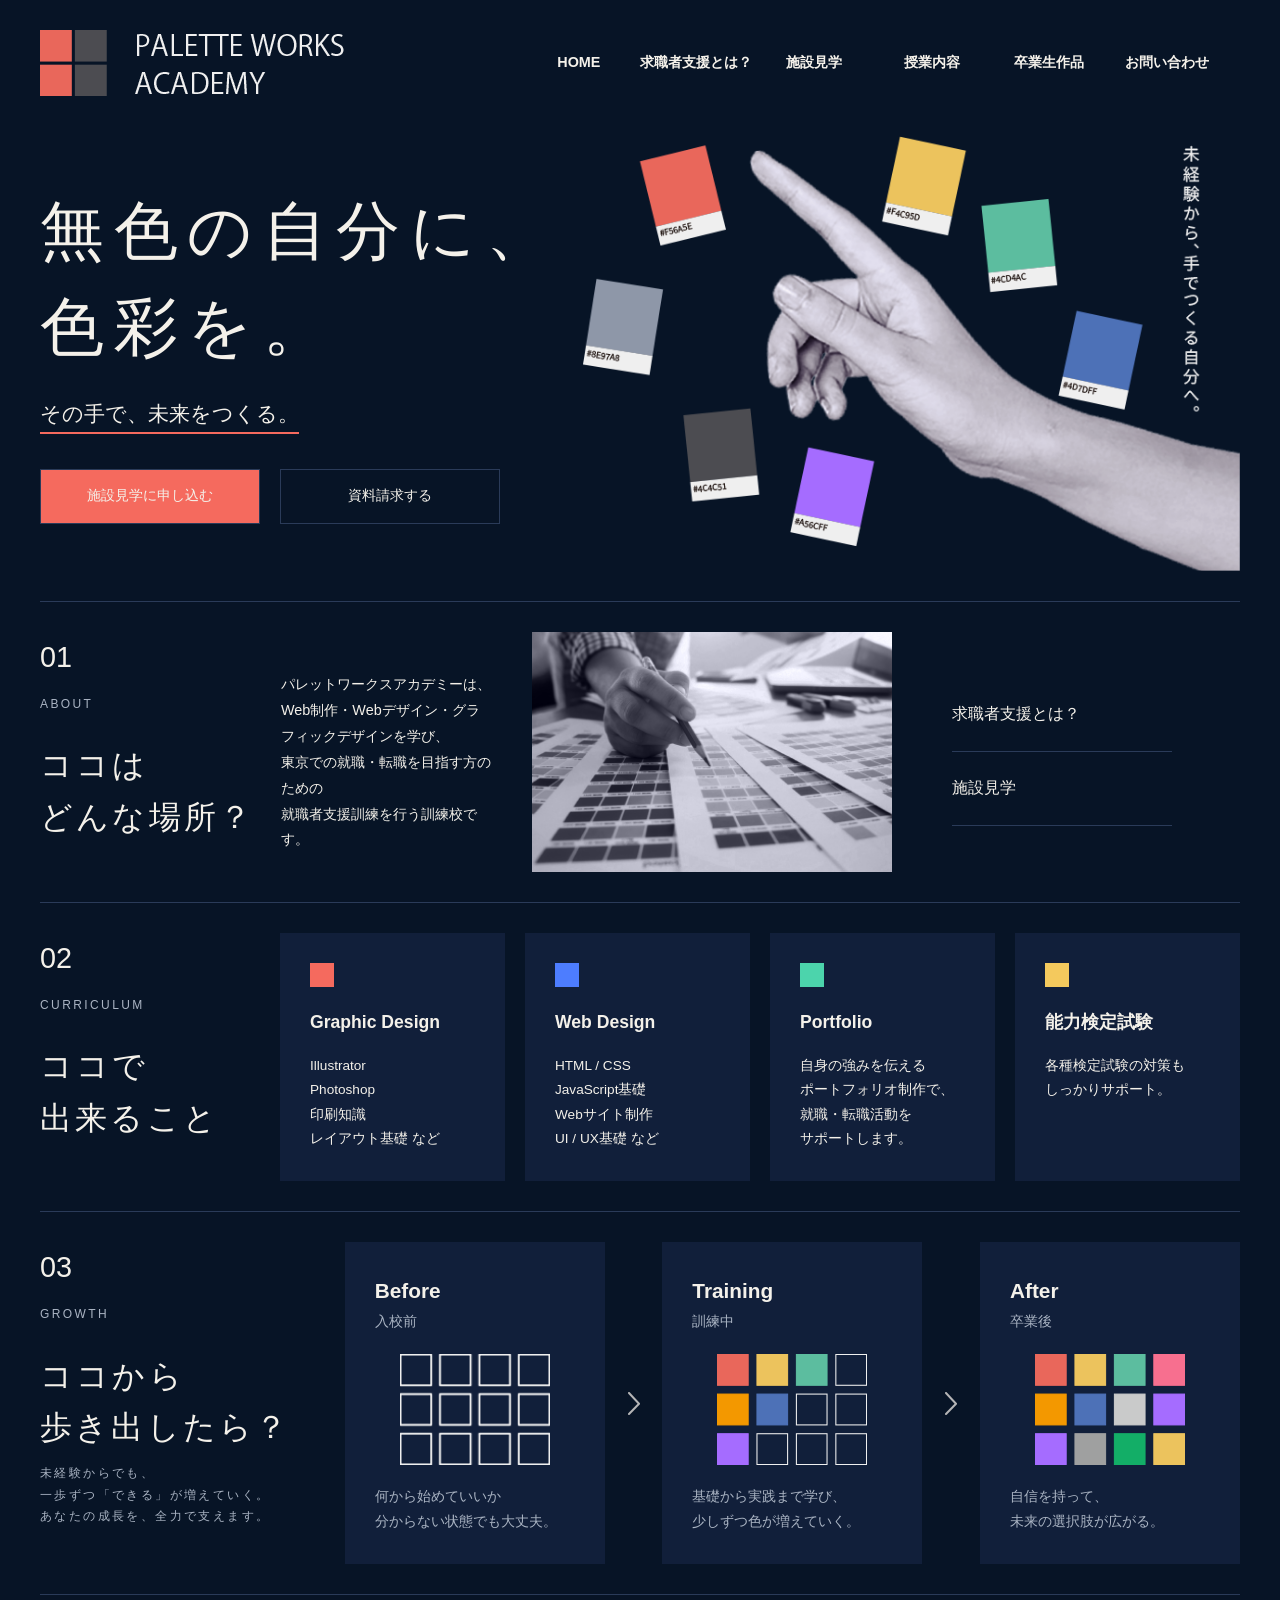
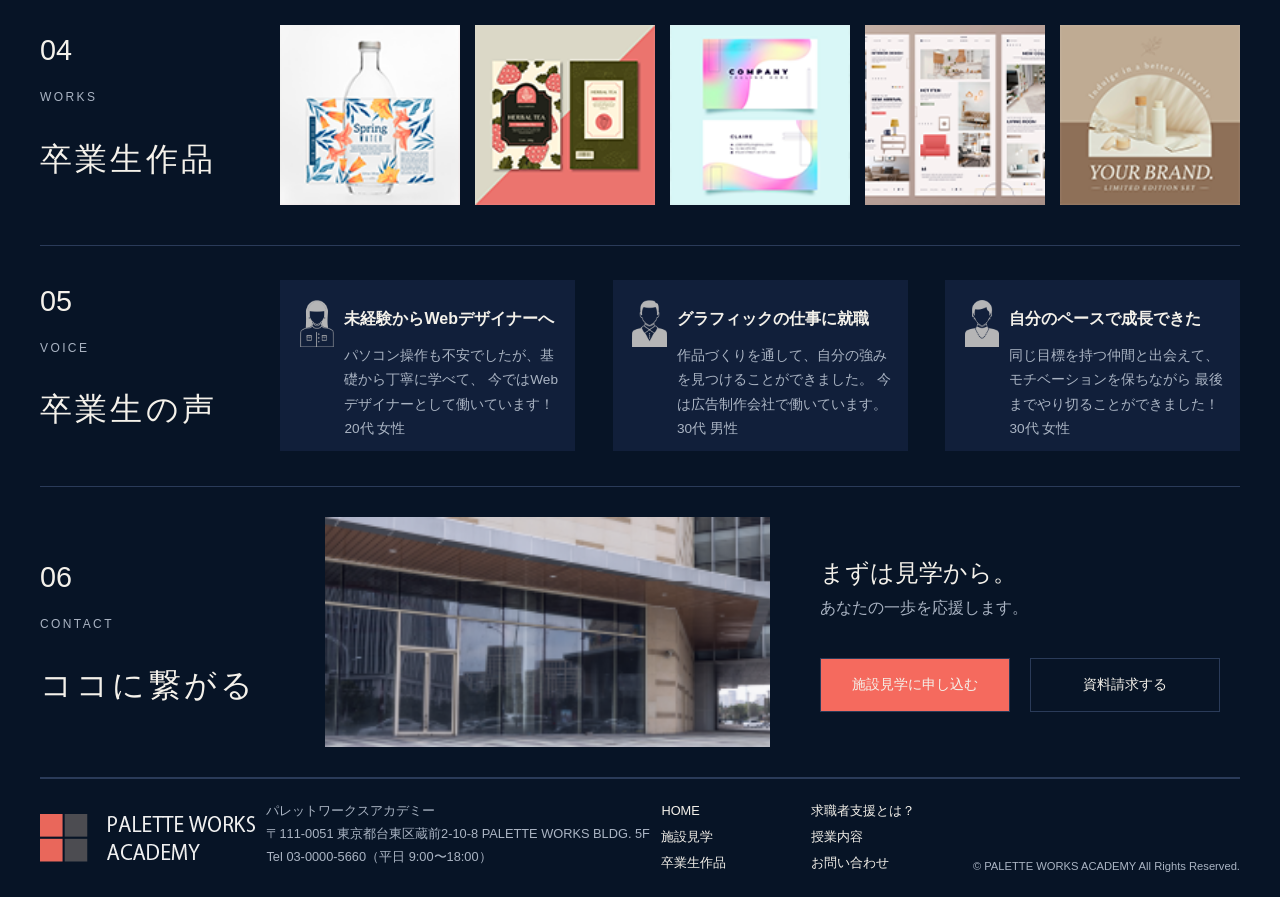
<file: index.html>
<!DOCTYPE html>
<html lang="ja">
<head>
  <meta charset="UTF-8">
  <meta name="viewport" content="width=device-width, initial-scale=1.0">
  <title>PALETTE WORKS ACADEMY</title>
  <link rel="stylesheet" href="css/style.css">
</head>

<body>
  <div id="wrapper">

    <header class="header">
      <h1 class="logo">
        <a href="index.html">
          <img src="image/main_rogo.png" alt="PALETTE WORKS ACADEMY">
        </a>
      </h1>

      <nav class="nav">
        <ul>
          <li><a href="index.html">HOME</a></li>
          <li><a href="support.html">求職者支援とは？</a></li>
          <li><a href="tour.html">施設見学</a></li>
          <li><a href="curriculum.html">授業内容</a></li>
          <li><a href="#">卒業生作品</a></li>
          <li><a href="#">お問い合わせ</a></li>
        </ul>
      </nav>
    </header>

    <main>

      <section class="fv">
        <div class="fv_text">

          <h2>無色の自分に、<br>色彩を。</h2>
          <p class="fv_copy">その手で、未来をつくる。</p>

          <div class="btn_area">
            <a href="tour.html" class="btn btn_primary">施設見学に申し込む</a>
            <a href="#" class="btn btn_outline">資料請求する</a>
          </div>
        </div>

        <div class="fv_visual">
          <img src="image/top_hand.png" alt="手とカラーチップのイメージ">
        </div>
      </section>

      <section class="section about">
        <div class="section_title">
          <span>01</span>
          <p>ABOUT</p>
          <h2>ココは<br>どんな場所？</h2>
        </div>
       
        <div class="about_text">
            <p>
              パレットワークスアカデミーは、<br>
              Web制作・Webデザイン・グラフィックデザインを学び、<br>
              東京での就職・転職を目指す方のための<br>
              就職者支援訓練を行う訓練校です。
            </p>
        </div>

        <div class="about_content">
          <figure class="about_img">
            <img src="image/about.png" alt="色見本帳と制作風景">
          </figure>

          <div class="about_links">
            <a href="support.html">求職者支援とは？</a>
            <a href="tour.html">施設見学</a>
          </div>
        </div>
      </section>

      <section class="section curriculum">
        <div class="section_title">
          <span>02</span>
          <p>CURRICULUM</p>
          <h2>ココで<br>出来ること</h2>
        </div>

        <div class="card_area">
          <article class="card">
            <span class="color_chip red"></span>
            <h3>Graphic Design</h3>
            <ul>
              <li>Illustrator</li>
              <li>Photoshop</li>
              <li>印刷知識</li>
              <li>レイアウト基礎 など</li>
            </ul>
          </article>

          <article class="card">
            <span class="color_chip blue"></span>
            <h3>Web Design</h3>
            <ul>
              <li>HTML / CSS</li>
              <li>JavaScript基礎</li>
              <li>Webサイト制作</li>
              <li>UI / UX基礎 など</li>
            </ul>
          </article>

          <article class="card">
            <span class="color_chip green"></span>
            <h3>Portfolio</h3>
            <p>
              自身の強みを伝える<br>
              ポートフォリオ制作で、<br>
              就職・転職活動を<br>
              サポートします。
            </p>
          </article>

          <article class="card">
            <span class="color_chip yellow"></span>
            <h3>能力検定試験</h3>
            <p>
              各種検定試験の対策も<br>
              しっかりサポート。
            </p>
          </article>
        </div>
      </section>

      <section class="section growth">
        <div class="section_title">
          <span>03</span>
          <p>GROWTH</p>
          <h2>ココから<br>歩き出したら？</h2>
          <p>
            未経験からでも、<br>
            一歩ずつ「できる」が増えていく。<br>
            あなたの成長を、全力で支えます。
          </p>
        </div>

        <div class="growth_area">
          <article class="growth_card">
            <h3>Before</h3>
            <p>入校前</p>
            <figure><img src="image/growth_before.png" alt=""></figure>
            <p>何から始めていいか<br>分からない状態でも大丈夫。</p>
          </article>
          <div class="tri"><img src="image/growth_mark.png" alt=""></div>
          <article class="growth_card">
            <h3>Training</h3>
            <p>訓練中</p>
            <figure><img src="image/growth_training.png" alt=""></figure>
            <p>基礎から実践まで学び、<br>少しずつ色が増えていく。</p>
          </article>
          <div class="tri"><img src="image/growth_mark.png" alt=""></div>
          <article class="growth_card">
            <h3>After</h3>
            <p>卒業後</p>
            <figure><img src="image/growth_after.png" alt=""></figure>
            <p>自信を持って、<br>未来の選択肢が広がる。</p>
          </article>
        </div>
      </section>

      <section class="section works">
        <div class="section_title">
          <span>04</span>
          <p>WORKS</p>
          <h2>卒業生作品</h2>
        </div>

        <div class="works_list">
          <figure><img src="image/sakuhinn_01.png" alt="卒業生作品 ボトルデザイン"></figure>
          <figure><img src="image/sakuhinn_02.png" alt="卒業生作品 パッケージデザイン"></figure>
          <figure><img src="image/sakuhinn_03.png" alt="卒業生作品 名刺デザイン"></figure>
          <figure><img src="image/sakuhinn_04.png" alt="卒業生作品 WEBデザイン"></figure>
          <figure><img src="image/sakuhinn_05.png" alt="卒業生作品 プロダクトデザイン"></figure>
        </div>
      </section>

      <section class="section voice">
        <div class="section_title">
          <span>05</span>
          <p>VOICE</p>
          <h2>卒業生の声</h2>
        </div>

        <div class="voice_area">
          <article class="voice_card">
            <figure><img src="image/lady_20.png" alt="卒業生A"></figure>
            <div class="voice_text">
            <h3>未経験からWebデザイナーへ</h3>
            <p>
              パソコン操作も不安でしたが、基礎から丁寧に学べて、
              今ではWebデザイナーとして働いています！
            </p>
            <p>20代 女性</p>
            </div>
          </article>

          <article class="voice_card">
            <figure><img src="image/man_30.png" alt="卒業生B"></figure>
            <div class="voice_text">
            <h3>グラフィックの仕事に就職</h3>
            <p>
              作品づくりを通して、自分の強みを見つけることができました。
              今は広告制作会社で働いています。
            </p>
            <p>30代 男性</p>
            </div>
          </article>

          <article class="voice_card">
            <figure><img src="image/lady_30.png" alt="卒業生C"></figure>
            <div class="voice_text">
            <h3>自分のペースで成長できた</h3>
            <p>
              同じ目標を持つ仲間と出会えて、モチベーションを保ちながら
              最後までやり切ることができました！
            </p>
            <p>30代 女性</p>
          </div>
          </article>
        </div>
      </section>

      <section class="section contact">
        <div class="section_title">
          <span>06</span>
          <p>CONTACT</p>
          <h2>ココに繋がる</h2>
        </div>

        <figure class="contact_img"><img src="image/top_entrance.png" alt="校舎入口"></figure>

        <div class="contact_text">
          <h3>まずは見学から。</h3>
          <p>あなたの一歩を応援します。</p>
          <div class="btn_area">
            <a href="tour.html" class="btn btn_primary">施設見学に申し込む</a>
            <a href="#" class="btn btn_outline">資料請求する</a>
          </div>
        </div>
      </section>

    </main>

    <footer class="footer">
      <div class="footer_logo">
        <img src="image/footer_rogo.png" alt="PALETTE WORKS ACADEMY">
      </div>

      <address>
        パレットワークスアカデミー<br>
        〒111-0051 東京都台東区蔵前2-10-8 PALETTE WORKS BLDG. 5F<br>
        Tel 03-0000-5660（平日 9:00〜18:00）
      </address>

      <nav class="footer_nav">
        <ul>
          <li><a href="index.html">HOME</a></li>
          <li><a href="support.html">求職者支援とは？</a></li>
          <li><a href="tour.html">施設見学</a></li>
          <li><a href="curriculum.html">授業内容</a></li>
          <li><a href="#">卒業生作品</a></li>
          <li><a href="#">お問い合わせ</a></li>
        </ul>
      </nav>

      <p class="copyright">
        &copy; PALETTE WORKS ACADEMY All Rights Reserved.
      </p>
    </footer>

  </div>
</body>
</html>
</file>
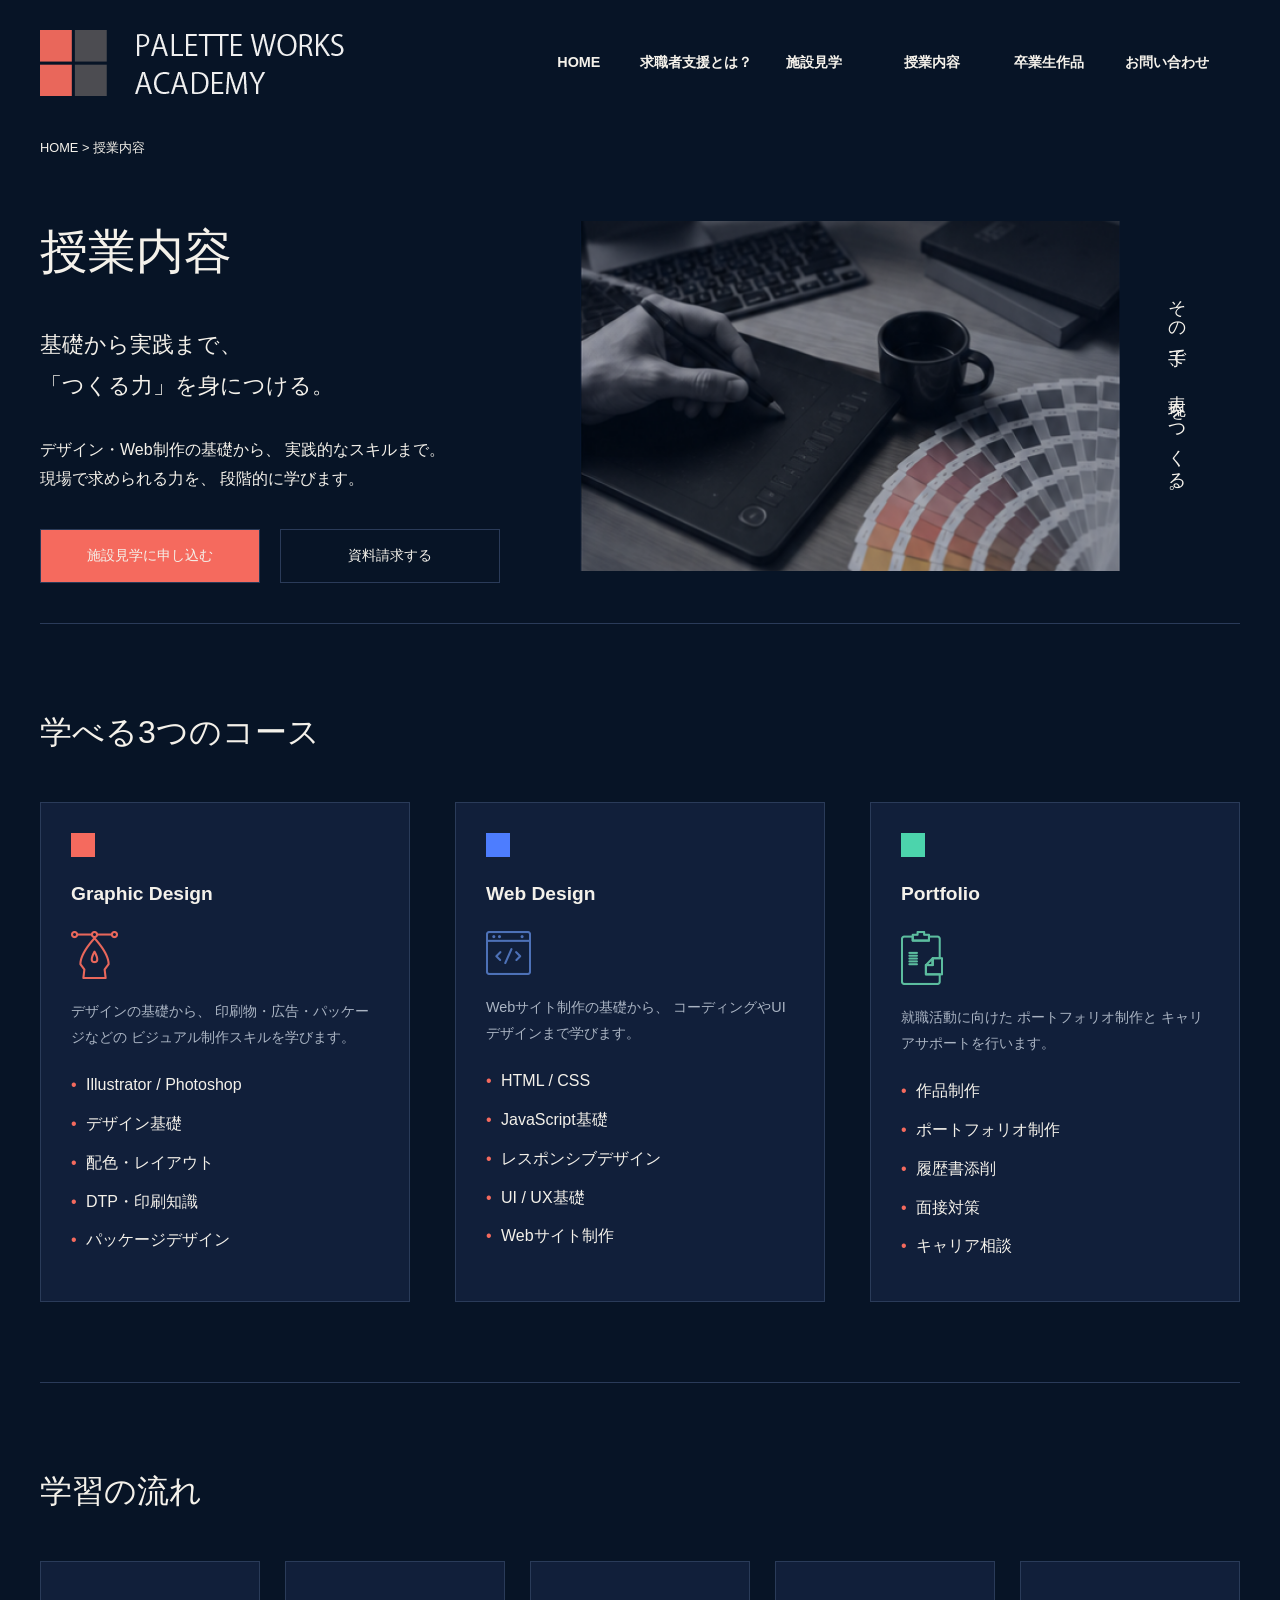
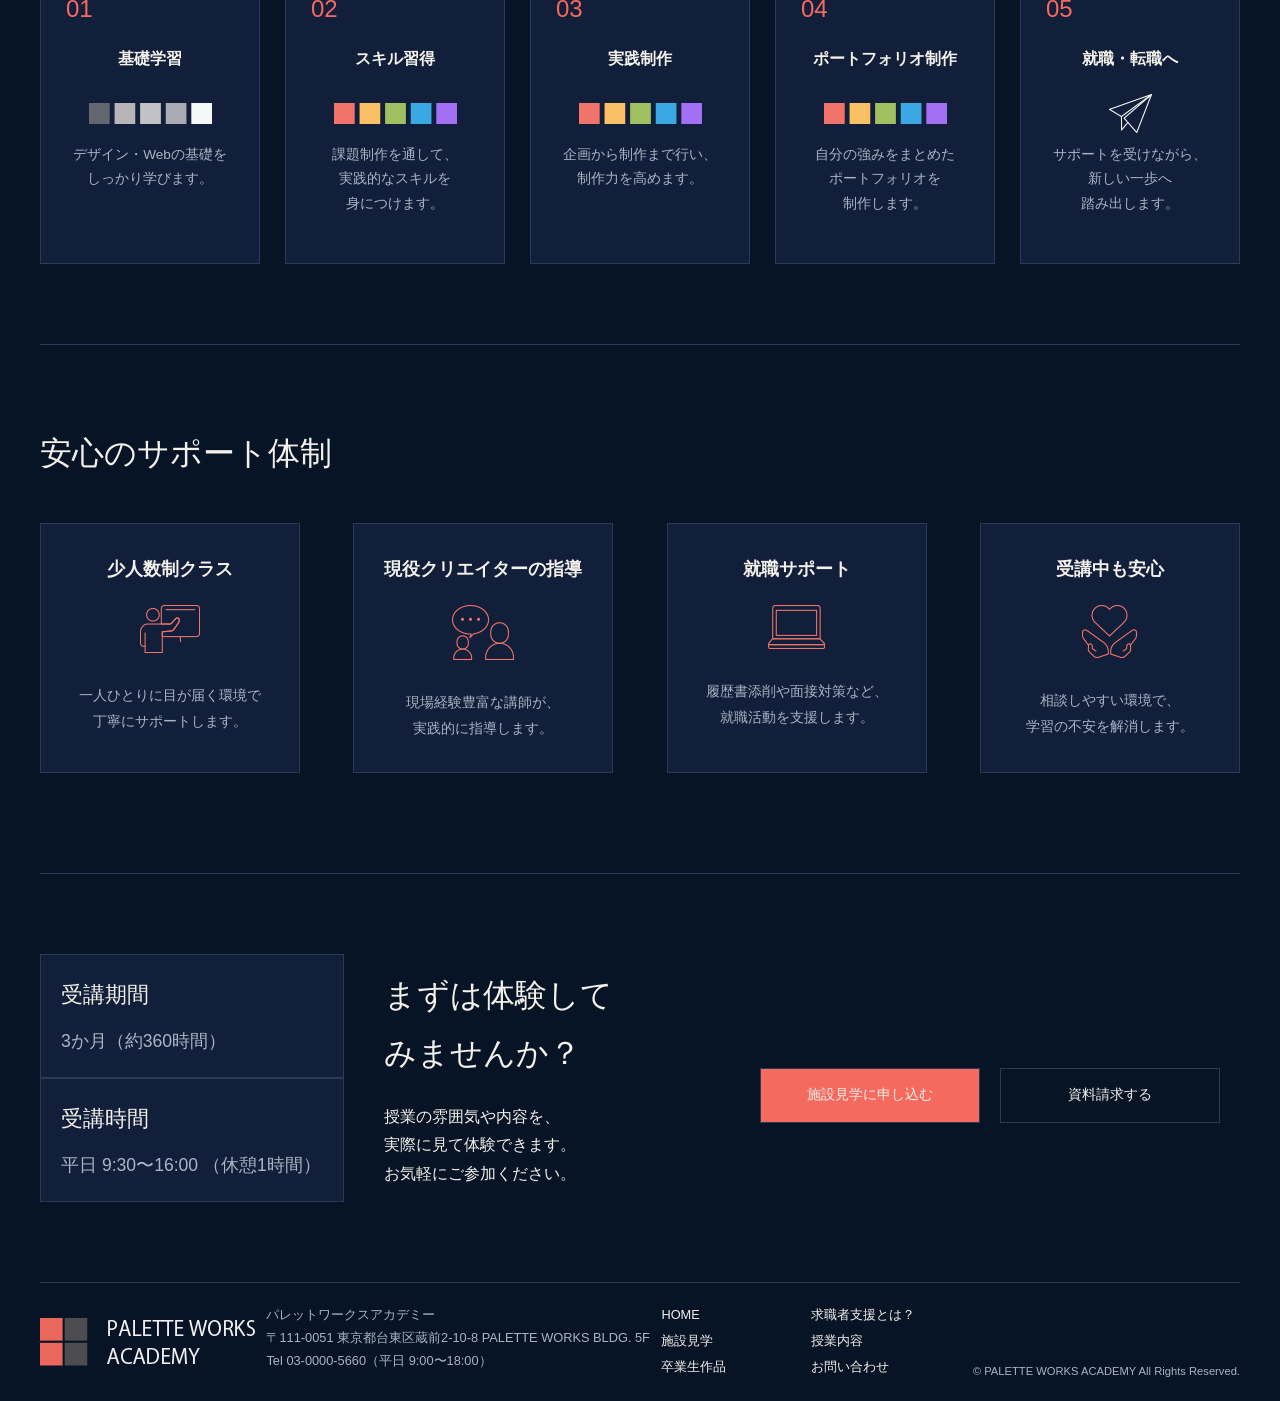
<file: curriculum.html>
<!DOCTYPE html>
<html lang="ja">
<head>
  <meta charset="UTF-8">
  <meta name="viewport" content="width=device-width, initial-scale=1.0">
  <title>PALETTE WORKS ACADEMY</title>
  <link rel="stylesheet" href="css/style.css">
</head>

<body>
  <div id="wrapper">

    <header class="header">
      <h1 class="logo">
        <a href="index.html">
          <img src="image/main_rogo.png" alt="PALETTE WORKS ACADEMY">
        </a>
      </h1>

      <nav class="nav">
        <ul>
          <li><a href="index.html">HOME</a></li>
          <li><a href="support.html">求職者支援とは？</a></li>
          <li><a href="tour.html">施設見学</a></li>
          <li><a href="curriculum.html">授業内容</a></li>
          <li><a href="#">卒業生作品</a></li>
          <li><a href="#">お問い合わせ</a></li>
        </ul>
      </nav>
    </header>

    <main>
        <p class="breadcrumb"><a href="index.html">HOME</a> &gt; 授業内容</p>

    <section class="sub_fv">
        <div class="sub_fv_text">
            <h2>授業内容</h2>

            <p class="sub_copy">
                基礎から実践まで、<br>
                「つくる力」を身につける。
            </p>

            <p>
                デザイン・Web制作の基礎から、
                実践的なスキルまで。<br>
                現場で求められる力を、
                段階的に学びます。
            </p>

            <div class="btn_area">
                <a href="tour.html" class="btn btn_primary">施設見学に申し込む</a>
                <a href="#" class="btn btn_outline">資料請求する</a>
            </div>
        </div>

        <figure class="sub_fv_img">
            <img src="image/curriculum_top.png" alt="授業風景">
        </figure>

        <p class="vertical_copy">その手で、表現をつくる。</p>
    </section>

    <section class="sub_section">
        <h2>学べる3つのコース</h2>

        <div class="course_area">

            <article class="course_card">
                <span class="color_chip red"></span>

                <h3>Graphic Design</h3>
                <img src="image/curriculum_design.png" alt="">
                <p>
                    デザインの基礎から、
                    印刷物・広告・パッケージなどの
                    ビジュアル制作スキルを学びます。
                </p>

                <ul>
                    <li>Illustrator / Photoshop</li>
                    <li>デザイン基礎</li>
                    <li>配色・レイアウト</li>
                    <li>DTP・印刷知識</li>
                    <li>パッケージデザイン</li>
                </ul>
            </article>

            <article class="course_card">
                <span class="color_chip blue"></span>

                <h3>Web Design</h3>
                <img src="image/curriculum_web.png" alt="">
                <p>
                    Webサイト制作の基礎から、
                    コーディングやUIデザインまで学びます。
                </p>

                <ul>
                    <li>HTML / CSS</li>
                    <li>JavaScript基礎</li>
                    <li>レスポンシブデザイン</li>
                    <li>UI / UX基礎</li>
                    <li>Webサイト制作</li>
                </ul>
            </article>

            <article class="course_card">
                <span class="color_chip green"></span>

                <h3>Portfolio</h3>
                <img src="image/curriculum_recruit.png" alt="">
                <p>
                    就職活動に向けた
                    ポートフォリオ制作と
                    キャリアサポートを行います。
                </p>

                <ul>
                    <li>作品制作</li>
                    <li>ポートフォリオ制作</li>
                    <li>履歴書添削</li>
                    <li>面接対策</li>
                    <li>キャリア相談</li>
                </ul>
            </article>

        </div>
    </section>

    <section class="sub_section">
        <h2>学習の流れ</h2>

        <div class="flow_area">

            <article class="flow_card">
                <span>01</span>
                <h3>基礎学習</h3>
                <img src="image/curriculum_before.png" alt="">
                <p>
                    デザイン・Webの基礎を<br>
                    しっかり学びます。
                </p>
            </article>

            <article class="flow_card">
                <span>02</span>
                <h3>スキル習得</h3>
                <img src="image/curriculum_after.png" alt="">
                <p>
                    課題制作を通して、<br>
                    実践的なスキルを<br>
                    身につけます。
                </p>
            </article>

            <article class="flow_card">
                <span>03</span>
                <h3>実践制作</h3>
                <img src="image/curriculum_after.png" alt="">
                <p>
                    企画から制作まで行い、<br>
                    制作力を高めます。
                </p>
            </article>

            <article class="flow_card">
                <span>04</span>
                <h3>ポートフォリオ制作</h3>
                <img src="image/curriculum_after.png" alt="">
                <p>
                    自分の強みをまとめた<br>
                    ポートフォリオを<br>
                    制作します。
                </p>
            </article>

            <article class="flow_card">
                <span>05</span>
                <h3>就職・転職へ</h3>
                <img src="image/curriculum_future.png" alt="">
                <p>
                    サポートを受けながら、<br>
                    新しい一歩へ<br>
                    踏み出します。
                </p>
            </article>

        </div>
    </section>

    <section class="sub_section">
        <h2>安心のサポート体制</h2>

        <div class="support_area">

            <article class="support_card">
                <h3>少人数制クラス</h3>
                <img src="image/curriculum_01.png" alt="">
                <p>
                    一人ひとりに目が届く環境で<br>
                    丁寧にサポートします。
                </p>
            </article>

            <article class="support_card">
                <h3>現役クリエイターの指導</h3>
                <img src="image/curriculum_02.png" alt="">
                <p>
                    現場経験豊富な講師が、<br>
                    実践的に指導します。
                </p>
            </article>

            <article class="support_card">
                <h3>就職サポート</h3>
                <img src="image/curriculum_03.png" alt="">
                <p>
                    履歴書添削や面接対策など、<br>
                    就職活動を支援します。
                </p>
            </article>

            <article class="support_card">
                <h3>受講中も安心</h3>
                <img src="image/curriculum_04.png" alt="">
                <p>
                    相談しやすい環境で、<br>
                    学習の不安を解消します。
                </p>
            </article>

        </div>
    </section>

<div class="schedule_info">
    <section class="sub_section schedule">
        <div>
            <h2>受講期間</h2>
            <p>3か月（約360時間）</p>
        </div>

        <div>
            <h2>受講時間</h2>
            <p>
                平日 9:30〜16:00 
                （休憩1時間）
            </p>
        </div>
    </section>

    <section class="sub_cta curriculum_cta">
        <div>
            <h2>まずは体験して<br>みませんか？</h2>

            <p>
                授業の雰囲気や内容を、<br>
                実際に見て体験できます。<br>
                お気軽にご参加ください。
            </p>
        </div>

        <div class="btn_area">
            <a href="tour.html" class="btn btn_primary">施設見学に申し込む</a>
            <a href="#" class="btn btn_outline">資料請求する</a>
        </div>
    
    </section>
    </div>

    </main>

    <footer class="footer">
      <div class="footer_logo">
        <img src="image/footer_rogo.png" alt="PALETTE WORKS ACADEMY">
      </div>

      <address>
        パレットワークスアカデミー<br>
        〒111-0051 東京都台東区蔵前2-10-8 PALETTE WORKS BLDG. 5F<br>
        Tel 03-0000-5660（平日 9:00〜18:00）
      </address>

      <nav class="footer_nav">
        <ul>
          <li><a href="index.html">HOME</a></li>
          <li><a href="support.html">求職者支援とは？</a></li>
          <li><a href="tour.html">施設見学</a></li>
          <li><a href="curriculum.html">授業内容</a></li>
          <li><a href="#">卒業生作品</a></li>
          <li><a href="#">お問い合わせ</a></li>
        </ul>
      </nav>

      <p class="copyright">
        &copy; PALETTE WORKS ACADEMY All Rights Reserved.
      </p>
    </footer>

  </div>
</body>
</html>
</file>
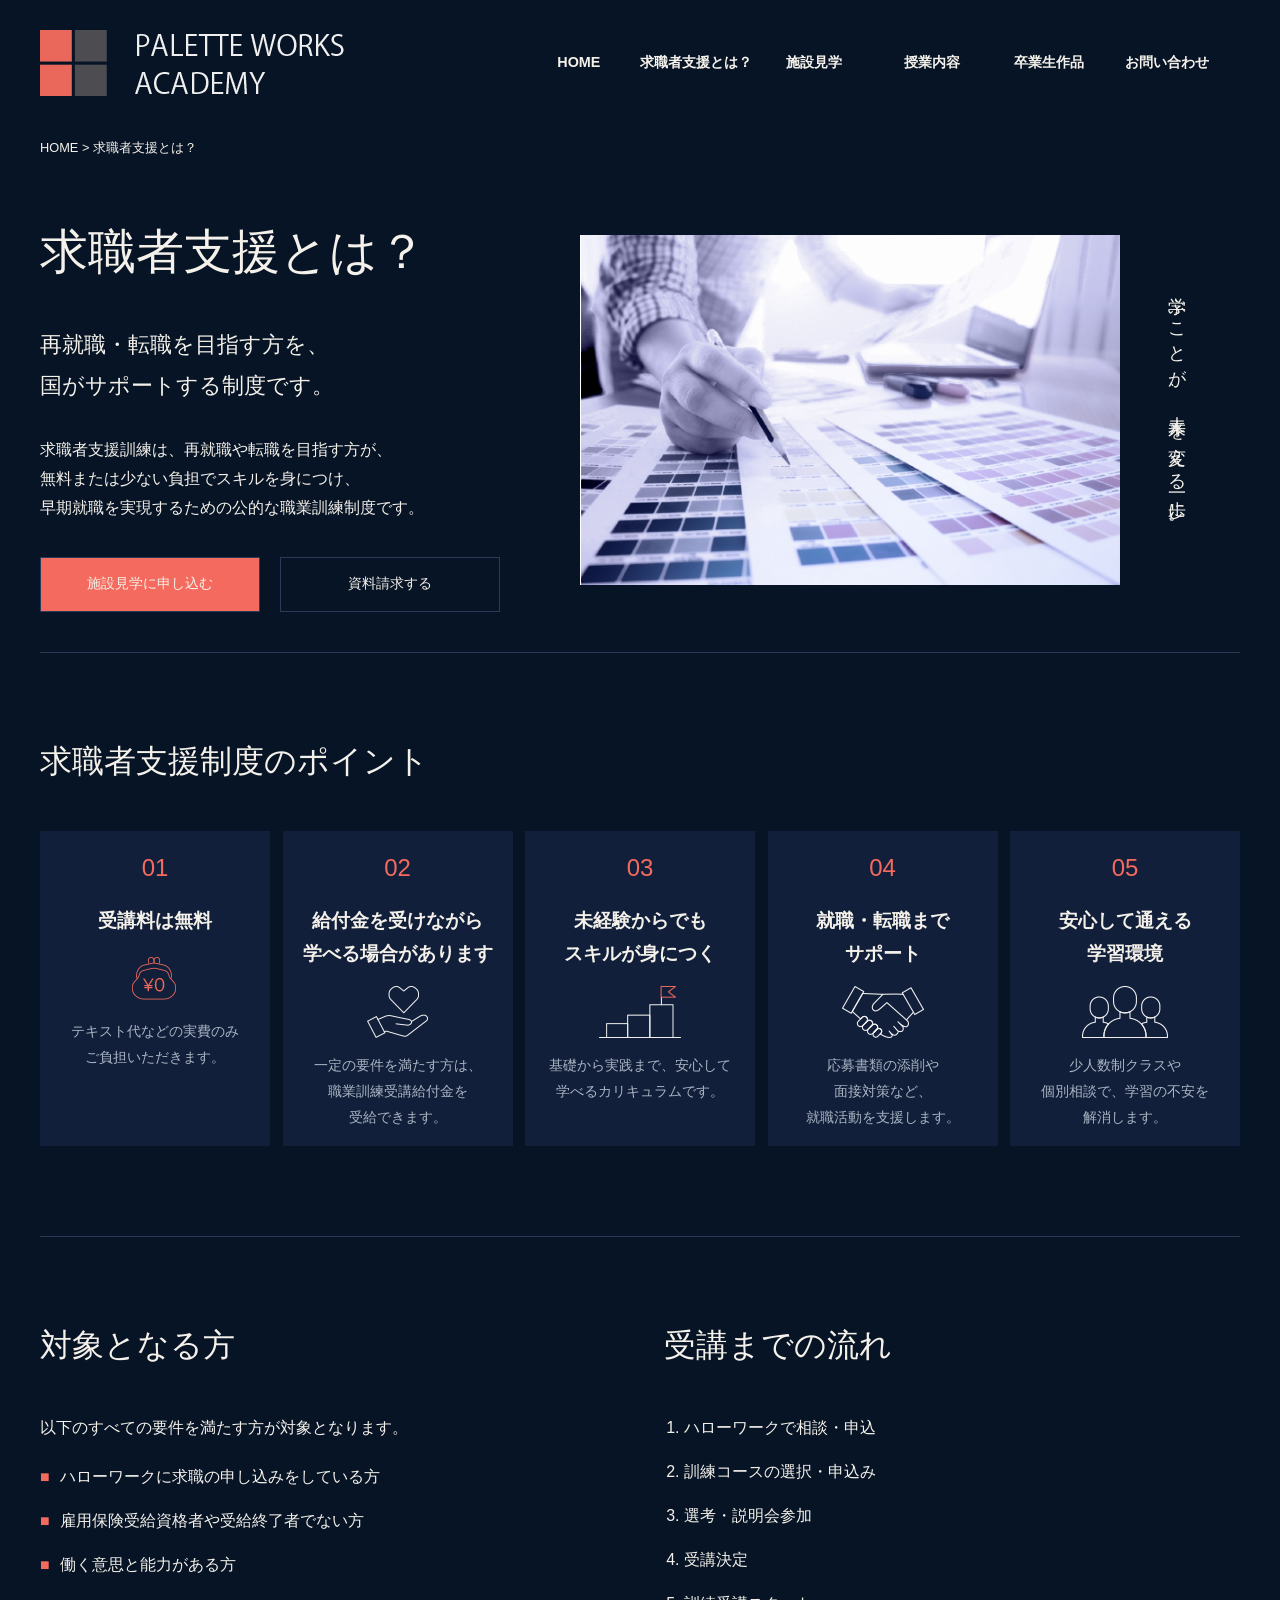
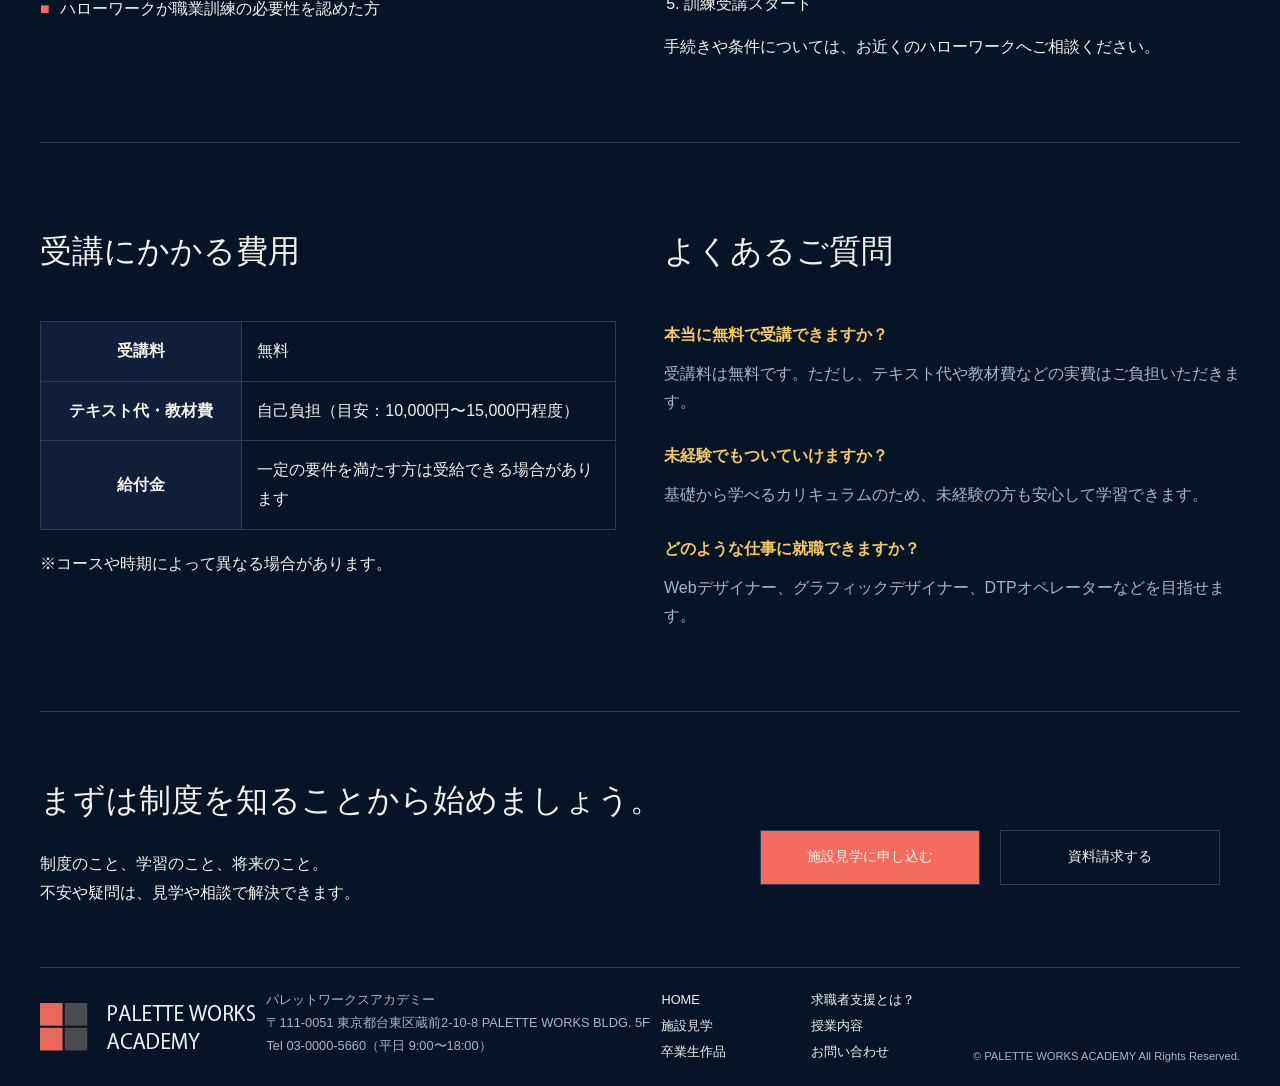
<file: support.html>
<!DOCTYPE html>
<html lang="ja">
<head>
  <meta charset="UTF-8">
  <meta name="viewport" content="width=device-width, initial-scale=1.0">
  <title>PALETTE WORKS ACADEMY</title>
  <link rel="stylesheet" href="css/style.css">
</head>

<body>
  <div id="wrapper">

    <header class="header">
      <h1 class="logo">
        <a href="index.html">
          <img src="image/main_rogo.png" alt="PALETTE WORKS ACADEMY">
        </a>
      </h1>

      <nav class="nav">
        <ul>
          <li><a href="index.html">HOME</a></li>
          <li><a href="support.html">求職者支援とは？</a></li>
          <li><a href="tour.html">施設見学</a></li>
          <li><a href="curriculum.html">授業内容</a></li>
          <li><a href="#">卒業生作品</a></li>
          <li><a href="#">お問い合わせ</a></li>
        </ul>
      </nav>
    </header>

    <main>

    <p class="breadcrumb"><a href="index.html">HOME</a> &gt; 求職者支援とは？</p>

    <section class="sub_fv">
      <div class="sub_fv_text">
        <h2>求職者支援とは？</h2>
        <p class="sub_copy">
          再就職・転職を目指す方を、<br>
          国がサポートする制度です。
        </p>
        <p>
          求職者支援訓練は、再就職や転職を目指す方が、<br>
          無料または少ない負担でスキルを身につけ、<br>
          早期就職を実現するための公的な職業訓練制度です。
        </p>

        <div class="btn_area">
          <a href="tour.html" class="btn btn_primary">施設見学に申し込む</a>
          <a href="#" class="btn btn_outline">資料請求する</a>
        </div>
      </div>

      <figure class="sub_fv_img">
        <img src="image/support_top.png" alt="学習イメージ">
      </figure>

      <p class="vertical_copy">学ぶことが、未来を変える一歩に。</p>
    </section>

    <section class="sub_section">
      <h2>求職者支援制度のポイント</h2>

      <div class="support_point_area">
        <article class="support_point">
          <span>01</span>
          <h3>受講料は無料</h3>
          <img src="image/support_01.png" alt="">
          <p>テキスト代などの実費のみ<br>ご負担いただきます。</p>
        </article>

        <article class="support_point">
          <span>02</span>
          <h3>給付金を受けながら<br>学べる場合があります</h3>
           <img src="image/support_02.png" alt="">
          <p>一定の要件を満たす方は、<br>職業訓練受講給付金を<br>受給できます。</p>
        </article>

        <article class="support_point">
          <span>03</span>
          <h3>未経験からでも<br>スキルが身につく</h3>
          <img src="image/support_03.png" alt="">
          <p>基礎から実践まで、安心して<br>学べるカリキュラムです。</p>
        </article>

        <article class="support_point">
          <span>04</span>
          <h3>就職・転職まで<br>サポート</h3>
          <img src="image/support_04.png" alt="">
          <p>応募書類の添削や<br>面接対策など、<br>就職活動を支援します。</p>
        </article>

        <article class="support_point">
          <span>05</span>
          <h3>安心して通える<br>学習環境</h3>
           <img src="image/support_05.png" alt="">
          <p>少人数制クラスや<br>個別相談で、学習の不安を<br>解消します。</p>
        </article>
      </div>
    </section>

    <section class="sub_section support_two_column">
      <div class="target">
        <h2>対象となる方</h2>
        <p>以下のすべての要件を満たす方が対象となります。</p>

        <ul>
          <li>ハローワークに求職の申し込みをしている方</li>
          <li>雇用保険受給資格者や受給終了者でない方</li>
          <li>働く意思と能力がある方</li>
          <li>ハローワークが職業訓練の必要性を認めた方</li>
        </ul>
      </div>

      <div class="flow">
        <h2>受講までの流れ</h2>

        <ol>
          <li>ハローワークで相談・申込</li>
          <li>訓練コースの選択・申込み</li>
          <li>選考・説明会参加</li>
          <li>受講決定</li>
          <li>訓練受講スタート</li>
        </ol>

        <p>手続きや条件については、お近くのハローワークへご相談ください。</p>
      </div>
    </section>

    <section class="sub_section support_two_column">
      <div class="cost">
        <h2>受講にかかる費用</h2>

        <table>
          <tr>
            <th>受講料</th>
            <td>無料</td>
          </tr>
          <tr>
            <th>テキスト代・教材費</th>
            <td>自己負担（目安：10,000円〜15,000円程度）</td>
          </tr>
          <tr>
            <th>給付金</th>
            <td>一定の要件を満たす方は受給できる場合があります</td>
          </tr>
        </table>

        <p>※コースや時期によって異なる場合があります。</p>
      </div>

      <div class="faq">
        <h2>よくあるご質問</h2>

        <dl>
          <dt>本当に無料で受講できますか？</dt>
          <dd>受講料は無料です。ただし、テキスト代や教材費などの実費はご負担いただきます。</dd>

          <dt>未経験でもついていけますか？</dt>
          <dd>基礎から学べるカリキュラムのため、未経験の方も安心して学習できます。</dd>

          <dt>どのような仕事に就職できますか？</dt>
          <dd>Webデザイナー、グラフィックデザイナー、DTPオペレーターなどを目指せます。</dd>
        </dl>
      </div>
    </section>

    <section class="sub_cta">
      <div>
        <h2>まずは制度を知ることから始めましょう。</h2>
        <p>
          制度のこと、学習のこと、将来のこと。<br>
          不安や疑問は、見学や相談で解決できます。
        </p>
      </div>

      <div class="btn_area">
        <a href="tour.html" class="btn btn_primary">施設見学に申し込む</a>
        <a href="#" class="btn btn_outline">資料請求する</a>
      </div>
    </section>


    </main>

    <footer class="footer">
      <div class="footer_logo">
        <img src="image/footer_rogo.png" alt="PALETTE WORKS ACADEMY">
      </div>

      <address>
        パレットワークスアカデミー<br>
        〒111-0051 東京都台東区蔵前2-10-8 PALETTE WORKS BLDG. 5F<br>
        Tel 03-0000-5660（平日 9:00〜18:00）
      </address>

      <nav class="footer_nav">
        <ul>
          <li><a href="index.html">HOME</a></li>
          <li><a href="support.html">求職者支援とは？</a></li>
          <li><a href="tour.html">施設見学</a></li>
          <li><a href="curriculum.html">授業内容</a></li>
          <li><a href="#">卒業生作品</a></li>
          <li><a href="#">お問い合わせ</a></li>
        </ul>
      </nav>

      <p class="copyright">
        &copy; PALETTE WORKS ACADEMY All Rights Reserved.
      </p>
    </footer>

  </div>
</body>
</html>
</file>
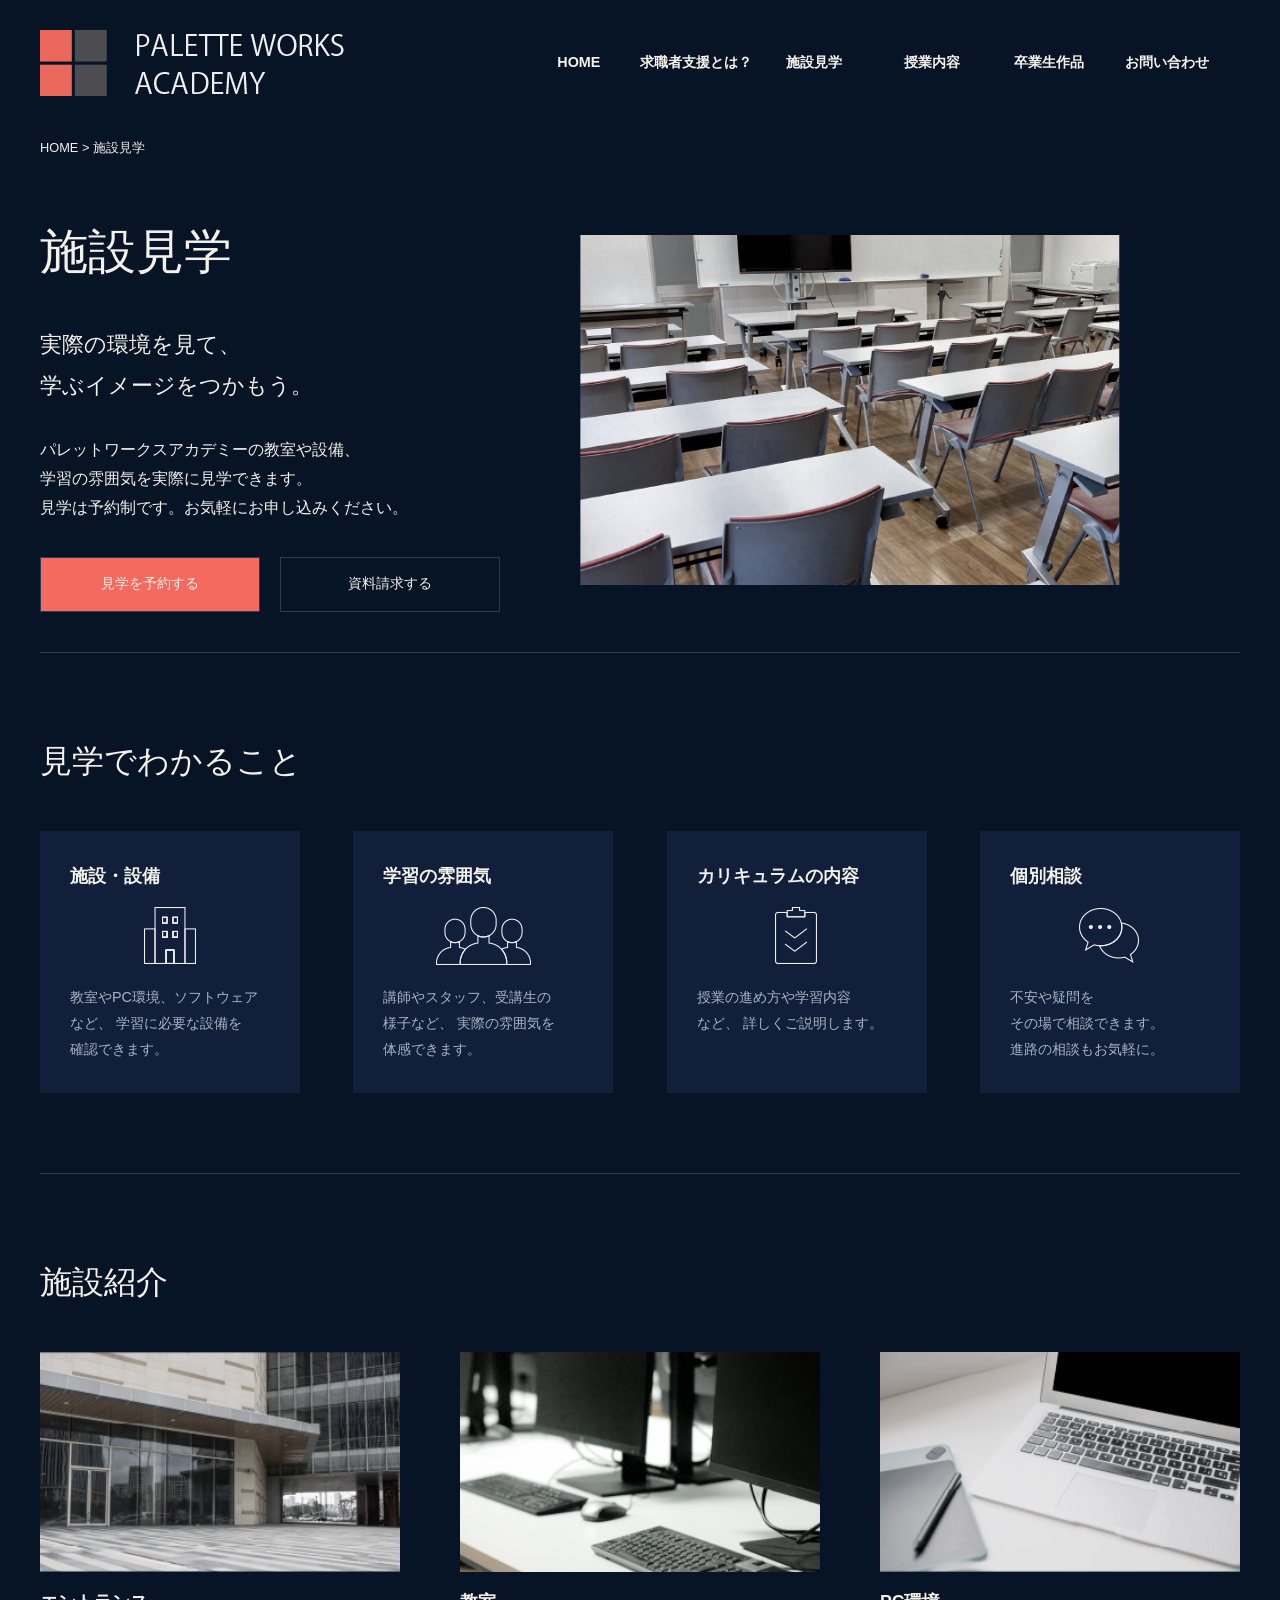
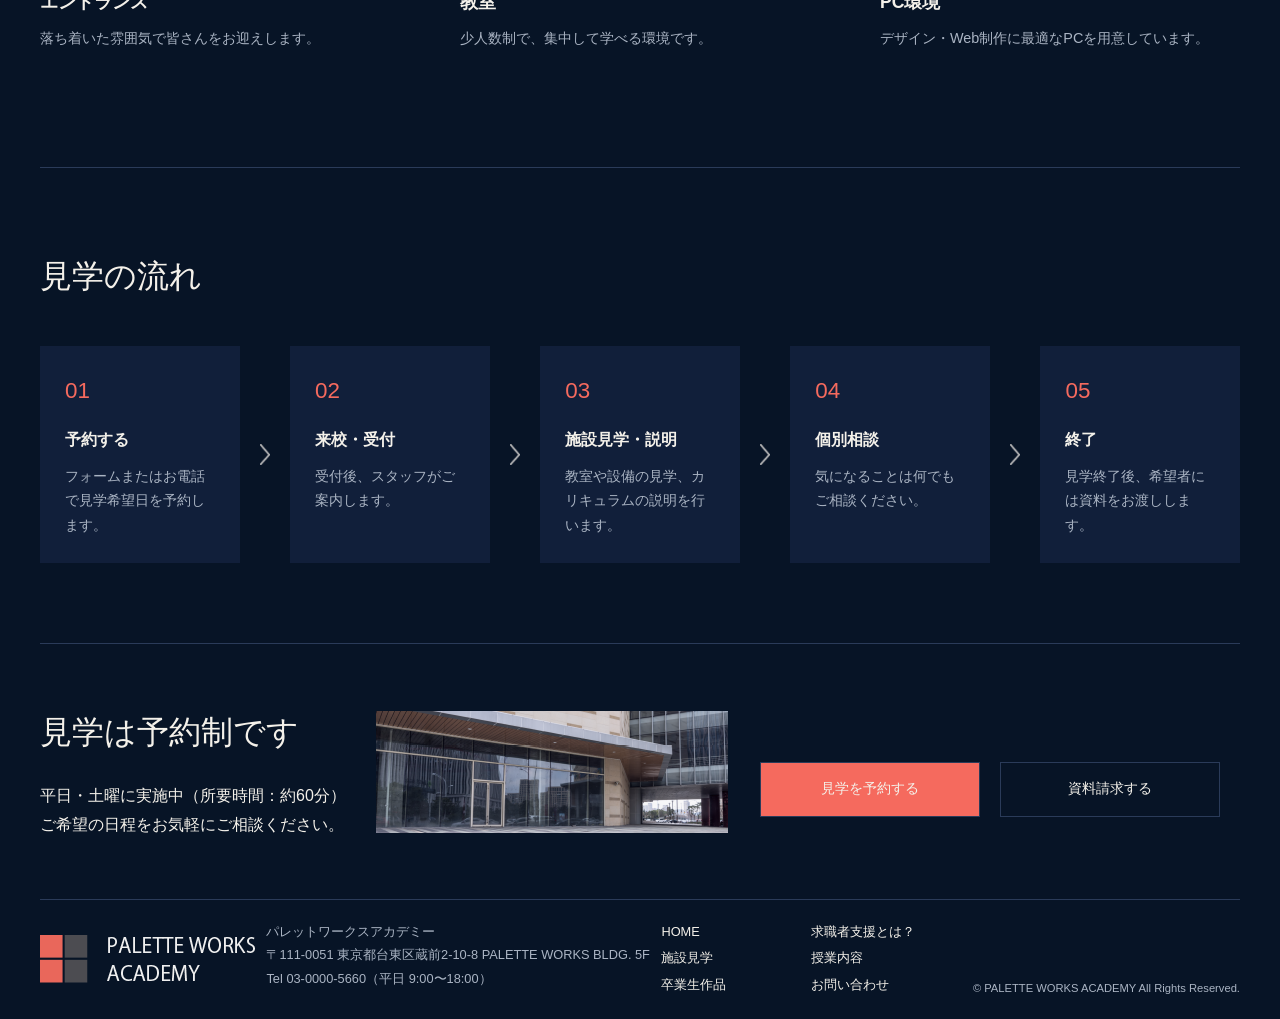
<file: tour.html>
<!DOCTYPE html>
<html lang="ja">
<head>
  <meta charset="UTF-8">
  <meta name="viewport" content="width=device-width, initial-scale=1.0">
  <title>PALETTE WORKS ACADEMY</title>
  <link rel="stylesheet" href="css/style.css">
</head>

<body>
  <div id="wrapper">

    <header class="header">
      <h1 class="logo">
        <a href="index.html">
          <img src="image/main_rogo.png" alt="PALETTE WORKS ACADEMY">
        </a>
      </h1>

      <nav class="nav">
        <ul>
          <li><a href="index.html">HOME</a></li>
          <li><a href="support.html">求職者支援とは？</a></li>
          <li><a href="tour.html">施設見学</a></li>
          <li><a href="curriculum.html">授業内容</a></li>
          <li><a href="#">卒業生作品</a></li>
          <li><a href="#">お問い合わせ</a></li>
        </ul>
      </nav>
    </header>

    <main>
    <p class="breadcrumb"><a href="index.html">HOME</a> &gt; 施設見学</p>

    <section class="sub_fv">
      <div class="sub_fv_text">
        <h2>施設見学</h2>

        <p class="sub_copy">
          実際の環境を見て、<br>
          学ぶイメージをつかもう。
        </p>

        <p>
          パレットワークスアカデミーの教室や設備、<br>
          学習の雰囲気を実際に見学できます。<br>
          見学は予約制です。お気軽にお申し込みください。
        </p>

        <div class="btn_area">
          <a href="#" class="btn btn_primary">見学を予約する</a>
          <a href="#" class="btn btn_outline">資料請求する</a>
        </div>
      </div>

      <figure class="sub_fv_img">
        <img src="image/tour_top.png" alt="教室の写真">
      </figure>
    </section>

    <section class="sub_section">
      <h2>見学でわかること</h2>

      <div class="tour_point_area">
        <article class="tour_point">
          <h3>施設・設備</h3>
          <img src="image/tour_01.png" alt="">
          <p>
            教室やPC環境、ソフトウェア<br>など、
            学習に必要な設備を<br>確認できます。
          </p>
        </article>

        <article class="tour_point">
          <h3>学習の雰囲気</h3>
          <img src="image/tour_02.png" alt="">
          <p>
            講師やスタッフ、受講生の<br>様子など、
            実際の雰囲気を<br>体感できます。
          </p>
        </article>

        <article class="tour_point">
          <h3>カリキュラムの内容</h3>
          <img src="image/tour_03.png" alt="">
          <p>
            授業の進め方や学習内容<br>など、
            詳しくご説明します。
          </p>
        </article>

        <article class="tour_point">
          <h3>個別相談</h3>
          <img src="image/tour_04.png" alt="">
          <p>
            不安や疑問を<br>その場で相談できます。<br>
            進路の相談もお気軽に。
          </p>
        </article>
      </div>
    </section>

    <section class="sub_section">
      <h2>施設紹介</h2>

      <div class="facility_area">
        <article class="facility_card">
          <figure><img src="image/tour_entrance.png" alt="エントランス"></figure>
          <h3>エントランス</h3>
          <p>落ち着いた雰囲気で皆さんをお迎えします。</p>
        </article>

        <article class="facility_card">
          <figure><img src="image/tour_room.png" alt="教室"></figure>
          <h3>教室</h3>
          <p>少人数制で、集中して学べる環境です。</p>
        </article>

        <article class="facility_card">
          <figure><img src="image/tour_pc.png" alt="PC環境"></figure>
          <h3>PC環境</h3>
          <p>デザイン・Web制作に最適なPCを用意しています。</p>
        </article>
      </div>
    </section>
    <section class="sub_section">
      <h2>見学の流れ</h2>

      <div class="tour_flow_area">
        <article class="tour_flow">
          <span>01</span>
          <h3>予約する</h3>
          <p>フォームまたはお電話で見学希望日を予約します。</p>
        </article>
        <div class="tri"><img src="image/growth_mark.png" alt=""></div>
        <article class="tour_flow">
          <span>02</span>
          <h3>来校・受付</h3>
          <p>受付後、スタッフがご案内します。</p>
        </article>
        <div class="tri"><img src="image/growth_mark.png" alt=""></div>
        <article class="tour_flow">
          <span>03</span>
          <h3>施設見学・説明</h3>
          <p>教室や設備の見学、カリキュラムの説明を行います。</p>
        </article>
        <div class="tri"><img src="image/growth_mark.png" alt=""></div>
        <article class="tour_flow">
          <span>04</span>
          <h3>個別相談</h3>
          <p>気になることは何でもご相談ください。</p>
        </article>
        <div class="tri"><img src="image/growth_mark.png" alt=""></div>
        <article class="tour_flow">
          <span>05</span>
          <h3>終了</h3>
          <p>見学終了後、希望者には資料をお渡しします。</p>
        </article>
      </div>
    </section>

    <section class="sub_cta">
      <div>
        <h2>見学は予約制です</h2>
        
        <p>
          平日・土曜に実施中（所要時間：約60分）<br>
          ご希望の日程をお気軽にご相談ください。
        </p>
      </div>
      <figure class="tour_info"><img src="image/top_entrance.png" alt="校舎入口"></figure>
      <div class="btn_area">
        <a href="#" class="btn btn_primary">見学を予約する</a>
        <a href="#" class="btn btn_outline">資料請求する</a>
      </div>
    </section>

    </main>

    <footer class="footer">
      <div class="footer_logo">
        <img src="image/footer_rogo.png" alt="PALETTE WORKS ACADEMY">
      </div>

      <address>
        パレットワークスアカデミー<br>
        〒111-0051 東京都台東区蔵前2-10-8 PALETTE WORKS BLDG. 5F<br>
        Tel 03-0000-5660（平日 9:00〜18:00）
      </address>

      <nav class="footer_nav">
        <ul>
          <li><a href="index.html">HOME</a></li>
          <li><a href="support.html">求職者支援とは？</a></li>
          <li><a href="tour.html">施設見学</a></li>
          <li><a href="curriculum.html">授業内容</a></li>
          <li><a href="#">卒業生作品</a></li>
          <li><a href="#">お問い合わせ</a></li>
        </ul>
      </nav>

      <p class="copyright">
        &copy; PALETTE WORKS ACADEMY All Rights Reserved.
      </p>
    </footer>

  </div>
</body>
</html>
</file>
<file: css/style.css>
@charset "utf-8";

*{
    margin: 0;
    padding: 0;
    box-sizing: border-box;
}

body{
    background: #071426;
    color: #F4F1EA;
    font-family: "Yu Gothic", "游ゴシック", "Meiryo", sans-serif;
    line-height: 1.8;
}

img{
    max-width: 100%;
    vertical-align: bottom;
}

ul{
    list-style: none;
}

a{
    color: #F4F1EA;
    text-decoration: none;
}

#wrapper{
    width: 1200px;
    margin: 0 auto;
}

/* header==================================================== */

.header{
    display: flex;
    justify-content: space-between;
    align-items: center;
    padding: 30px 0;
}
.nav{
    width: 60%;
}
.nav ul{
    display: flex;
    justify-content: flex-end;
    margin-right: 2%;
}

.nav li{
    width: 100%;
    display: flex;
    justify-content: space-evenly;
    font-size: 0.9rem;
    font-weight: bold;
}
.nav a{
    display: block;
}
.nav a:hover{
    color: #F56A5E;
}

/* button==================================================== */

.btn_area{
    display: flex;
    margin-top: 35px;
}

.btn{
    display: block;
    width: 220px;
    margin-right: 20px;
    padding: 14px 0;
    border: 1px solid #2A3B59;
    text-align: center;
    font-size: 0.85rem;
}

.btn_primary{
    background: #F56A5E;
}

.btn:hover{
    background: #18294A;
}

/* first view================================================ */

.fv{
    display: flex;
    justify-content: space-between;
    align-items: center;
    padding: 10px 0 30px;
    border-bottom: 1px solid #2A3B59;
}

.fv_text{
    width: 48%;
}

.fv h2{
    font-size: 4rem;
    font-weight: normal;
    line-height: 1.5;
    letter-spacing: 0.15em;
}

.fv_copy{
    display: inline-block;
    margin-top: 20px;
    font-size: 1.3rem;
    border-bottom: 2px solid #F56A5E;
}

.fv_visual{
    width: 58%;
    position: relative;
}

.fv_visual img{
    width: 100%;
    height: auto;
    object-fit: cover;
}

/* common section============================================ */

.section{
    display: flex;
    align-items:flex-start;
    padding: 30px 0;
    border-bottom: 1px solid #2A3B59;
}

.section_title{
    width: 320px;
}

.section_title span{
    display: block;
    font-size: 1.8rem;
}

.section_title p{
    margin: 10px 0 25px;
    color: #AAB4C3;
    font-size: 0.75rem;
    letter-spacing: 0.2em;
}

.section_title h2{
    font-size: 2rem;
    font-weight: normal;
    line-height: 1.6;
    letter-spacing: 0.1em;
}

/* about===================================================== */
.about_content{
    width: 940px;
    display: flex;
    justify-content: flex-start;
    align-items: center;
}

.about_text{
    width: 280px;
    font-size: 0.9rem;
    margin:40px 40px 0 0;
}

.about_img{
    width: 360px;
    margin-right: 60px;
}

.about_img img{
    width: 100%;
    height: 240px;
    object-fit: cover;
    background: #111F3A;
}

.about_links{
    width: 220px;
}

.about_links a{
    display: block;
    padding: 22px 0;
    border-bottom: 1px solid #2A3B59;
}

/* curriculum=============================================== */
.curriculum .section_title{
    margin-bottom: 30px;
}

.card_area{
    width: 80%;
    display: flex;
    justify-content: space-between;
    gap: 20px;
}

.card{
    width: 250px;
    min-height: 230px;
    padding: 30px;
    background: #111F3A;
}

.card h3{
    margin: 20px 0 15px;
    font-size: 1.1rem;
}

.card li,
.card p{
    color: #F4F1EA;
    font-size: 0.85rem;
}

.color_chip{
    display: block;
    width: 24px;
    height: 24px;
}

.red{
    background: #F56A5E;
}

.yellow{
    background: #F4C95D;
}

.green{
    background: #4CD4AC;
}

.blue{
    background: #4D7DFF;
}

/* growth==================================================== */

.growth_area{
    width: 940px;
    display: flex;
    justify-content: space-between;
}

.growth_card{
    width: 260px;
    padding: 30px;
    background: #111F3A;
}

.growth_card h3{
    font-size: 1.3rem;
}

.growth_card p{
    color: #AAB4C3;
    font-size: 0.85rem;
    margin: 0 auto;
}

.growth_card figure{
    display: flex;
    justify-content: center;
    margin: 20px 0;
}

.tri{
    display:flex;
    align-items:center;
    margin: 0 20px;
}
/* works===================================================== */

.works .section_title{
    width: 20%;
    margin-bottom: 30px;
}

.works_list{
    width: 80%;
    display: flex;
    justify-content: space-between;
}

.works_list figure{
    width: 180px;
}

.works_list img{
    width: 100%;
    height: 180px;
    object-fit: cover;
    background: #111F3A;
}


/* voice===================================================== */

.voice{
    flex-wrap: wrap;
    align-items: center;
}

.voice .section_title{
    width: 20%;
    margin-bottom: 20px;
}

.voice_area{
    display: flex;
    width: 80%;
    justify-content: space-between;
    align-items: center;
}

.voice_card{
    display: flex;
    width: 295px;
    padding: 1%;
    background: #111F3A;
}
.voice_card figure{
   margin: 10px;
}
.voice_card h3{
    margin: 15px 0 10px;
    font-size: 1rem;
}

.voice_card p{
    color: #AAB4C3;
    font-size: 0.85rem;
}

/* contact=================================================== */

.contact{
    align-items: center;
}

.contact_img{
    width: 500px;
    height: auto;
}

.contact_img img{
    width: 100%;
    height: 230px;
    object-fit: cover;
    background: #111F3A;
}

.contact_text{
    width: 420px;
    margin-left: 50px;
}

.contact_text h3{
    font-size: 1.5rem;
    font-weight: normal;
}

.contact_text p{
    color: #AAB4C3;
}

/* footer==================================================== */

.footer{
    display: flex;
    justify-content: space-between;
    padding: 20px 0;
    color: #AAB4C3;
    font-size: 0.8rem;
    border-top: 1px solid #2A3B59;
}

.footer_logo{
    display: flex;
    align-items: center;
}

address{
    font-style: normal;
}

.footer_nav ul{
    display: flex;
    flex-wrap: wrap;
    width: 300px;
}

.footer_nav li{
    width: 150px;
    margin-bottom: 3px;
}

.copyright{
    font-size: 0.7rem;
    align-self:flex-end;    
}

/* support==================================================== */

.breadcrumb{
    padding: 10px 0;
    font-size: 0.8rem;
    color: #F4F1EA;
}

.sub_fv{
    display: flex;
    justify-content: space-between;
    align-items: center;
    padding: 40px 0;
    border-bottom: 1px solid #2A3B59;
    position: relative;
}
.vertical_copy{
    position: absolute;
    right: 4%;
    top: 50%;
    transform: translateY(-50%);
    writing-mode: vertical-rl;
    letter-spacing: 0.2em;
    font-size: 1.1rem;
    text-orientation: mixed;
    white-space: nowrap;
}
.sub_fv_text{
    width: 45%;
}

.sub_fv_text h2{
    font-size: 3rem;
    font-weight: normal;
    margin-bottom: 30px;
}

.sub_copy{
    font-size: 1.4rem;
    margin-bottom: 30px;
}

.sub_fv_img{
    width: 45%;
    margin-right: 10%;
}

.sub_fv_img img{
    width: 100%;
    height: 350px;
    object-fit: cover;
    background: #111F3A;
}

.sub_section{
    padding: 80px 0;
    border-bottom: 1px solid #2A3B59;
}

.sub_section h2{
    margin-bottom: 40px;
    font-size: 2rem;
    font-weight: normal;
}

/* ポイントカード */

.support_point_area{
    display: flex;
    justify-content: space-between;
}

.support_point{
    width: 230px;
    margin-bottom: 10px;
    padding: 15px;
    background: #111F3A;
    text-align: center;
}
.support_point span{
    display: block;
    margin-bottom: 15px;
    color: #F56A5E;
    font-size: 1.5rem;
}
.support_point img{
    display: block;
    margin: 0 auto 15px;
}
.support_point h3{
    margin-bottom: 15px;
}

.support_point p{
    font-size: 0.9rem;
    color: #AAB4C3;
}

/* 2カラム */

.support_two_column{
    display: flex;
    justify-content: space-between;
}

.target,
.flow,
.cost,
.faq{
    width: 48%;
}

.target ul{
    margin-top: 20px;
}

.target li{
    margin-bottom: 15px;
    padding-left: 20px;
    position: relative;
}

.target li::before{
    content: "■";
    color: #F56A5E;
    position: absolute;
    left: 0;
}

.flow ol{
    margin-top: 20px;
    padding-left: 20px;
}

.flow li{
    margin-bottom: 15px;
}

/* table */

.cost table{
    width: 100%;
    border-collapse: collapse;
    margin: 20px 0;
}

.cost th,
.cost td{
    border: 1px solid #2A3B59;
    padding: 15px;
}

.cost th{
    width: 35%;
    background: #111F3A;
}

/* faq */

.faq dt{
    margin-top: 25px;
    margin-bottom: 10px;
    color: #F4C95D;
    font-weight: bold;
}

.faq dd{
    color: #AAB4C3;
}

/* CTA */

.sub_cta{
    width: 100%;
    height: auto;
    display: flex;
    justify-content: space-between;
    align-items: center;
    padding: 60px 0 ;
}

.sub_cta h2{
    margin-bottom: 20px;
    font-size: 2rem;
    font-weight: normal;
}
.sub_cta .btn_area{
    margin-left: auto;
}

/* tour==================================================== */

.tour_point_area{
    display: flex;
    flex-wrap: wrap;
    justify-content: space-between;
}

.tour_point{
    width: 260px;
    padding: 30px;
    background: #111F3A;
}

.tour_point h3{
    margin-bottom: 15px;
    font-size: 1.1rem;
}

.tour_point p{
    color: #AAB4C3;
    font-size: 0.9rem;
}

.tour_point img{
    display:block;
    margin:0 auto 20px;
}

/* facility */

.facility_area{
    display: flex;
    flex-wrap: wrap;
    justify-content: space-between;
}

.facility_card{
    width: 360px;
    margin-bottom: 35px;
}

.facility_card img{
    width: 100%;
    height: 220px;
    object-fit: cover;
    background: #111F3A;
}

.facility_card h3{
    margin-top: 15px;
    margin-bottom: 8px;
    font-size: 1.1rem;
}

.facility_card p{
    color: #AAB4C3;
    font-size: 0.9rem;
}

/* tour flow */

.tour_flow_area{
    display: flex;
    justify-content: space-between;
}

.tour_flow{
    width: 220px;
    padding: 25px;
    background: #111F3A;
}

.tour_flow span{
    display: block;
    margin-bottom: 15px;
    color: #F56A5E;
    font-size: 1.4rem;
}

.tour_flow h3{
    margin-bottom: 10px;
    font-size: 1rem;
}

.tour_flow p{
    color: #AAB4C3;
    font-size: 0.85rem;
}
.tour_info img{
    margin-left: 30px;
}
/* curriculum============================================== */

/* コース */

.course_area{
    display: flex;
    justify-content: space-between;
}

.course_card{
    width: 370px;
    padding: 30px;
    background: #111F3A;
    border: 1px solid #2A3B59;
}

.course_card h3{
    margin: 20px 0;
    font-size: 1.2rem;
}

.course_card p{
    margin-bottom: 20px;
    color: #AAB4C3;
    font-size: 0.9rem;
}

.course_card ul{
    margin-top: 15px;
}

.course_card li{
    margin-bottom: 10px;
    padding-left: 15px;
    position: relative;
}

.course_card li::before{
    content: "•";
    color: #F56A5E;
    position: absolute;
    left: 0;
}
.course_card img{
    margin-bottom: 20px;
}


/* 学習の流れ */

.flow_area{
    display: flex;
    justify-content: space-between;
}

.flow_card{
    width: 220px;
    padding: 25px;
    background: #111F3A;
    border: 1px solid #2A3B59;
}

.flow_card span{
    display: block;
    margin-bottom: 15px;
    color: #F56A5E;
    font-size: 1.5rem;
}

.flow_card h3{
    margin-bottom: 20px;
    font-size: 1rem;
    text-align: center;
}

.flow_card p{
    color: #AAB4C3;
    font-size: 0.85rem;
    margin-bottom: 22px;
    text-align: center;
}
.flow_card img{
    display: block;
    margin: 10px auto;
}
/* サポート */

.support_area{
    display: flex;
    justify-content: space-between;
    text-align: center;
}

.support_card{
    width: 260px;
    margin-bottom: 20px;
    padding: 30px;
    background: #111F3A;
    border: 1px solid #2A3B59;
}

.support_card h3{
    margin-bottom: 15px;
    font-size: 1.1rem;
}

.support_card p{
    color: #AAB4C3;
    font-size: 0.9rem;
}

.support_card img{
    display:block;
    margin:20px auto 30px;
}

/* 受講期間 */

.schedule{
    width: 34%;
    margin: 0 auto;
    border: none;
}
.schedule div{
    padding: 20px;
    background: #111F3A;
    border: 1px solid #2A3B59;
}

.schedule h2{
    margin-bottom: 10px;
    font-size: 1.4rem;
}

.schedule p{
    color: #AAB4C3;
    font-size: 1.1rem;
}
.schedule_info{
    display: flex;
    justify-content: space-between;
    align-items: center;
}
.curriculum_cta > div:first-child{
    margin-left: 40px;
}
</file>
